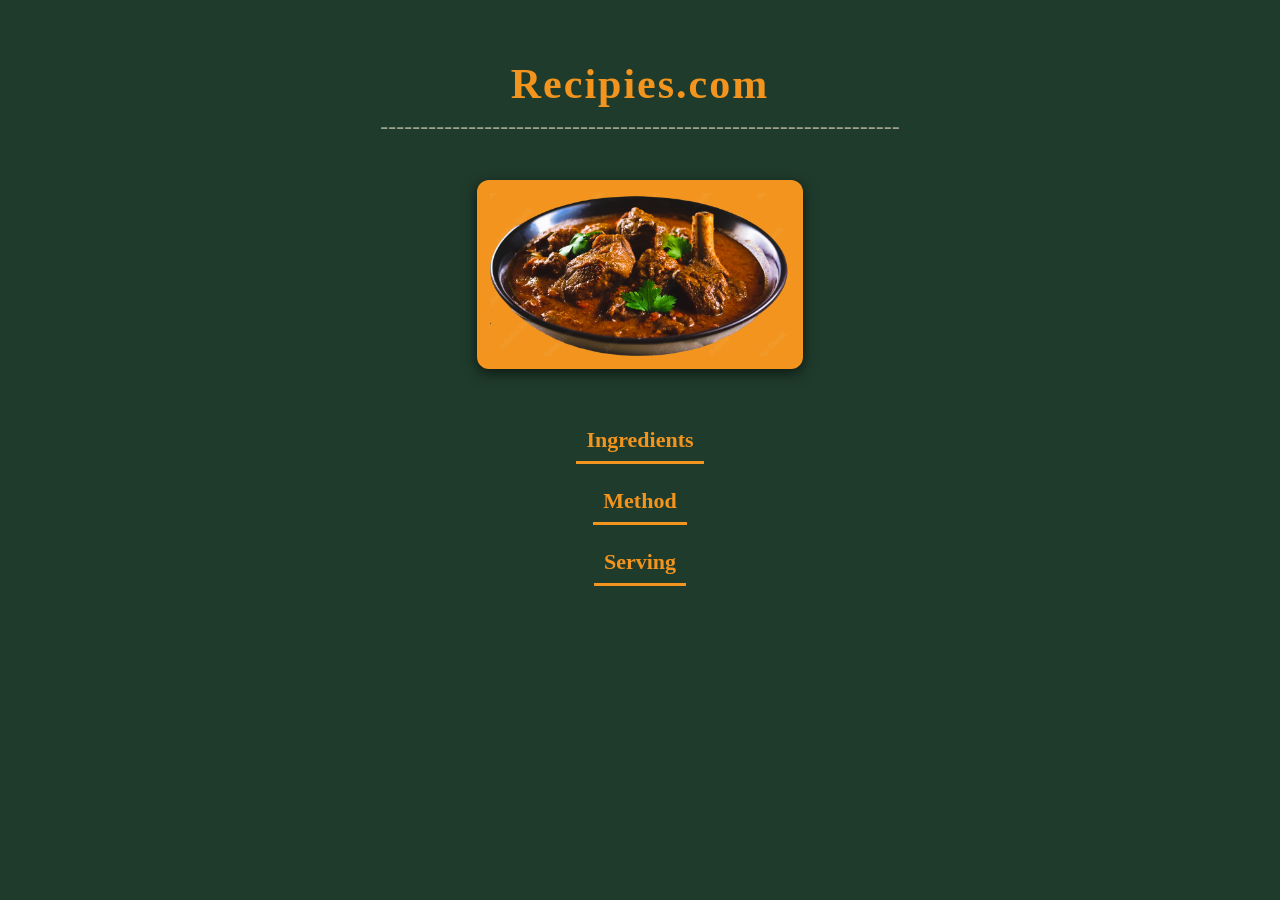
<file: index.html>
<!doctype html>
<html lang="en">
  <head>
    <meta charset="UTF-8" />
    <meta name="viewport" content="width=device-width, initial-scale=1.0" />
    <title>Desi-Style Mutton</title>
    <link rel="stylesheet" href="style.css" />
  </head>
  <body>
    <header>
      <b>
        <h1>Recipies.com</h1>
        <h2>
          -----------------------------------------------------------------
        </h2>
      </b>
    </header>
    <img src="Mutton.png" alt="Mutton curry" width="300" /><br />
    <h1><a href="ingredients.html">Ingredients</a></h1>
    <h1><a href="method.html">Method</a></h1>
    <h1><a href="serving.html">Serving</a></h1>
  </body>
</html>
</file>
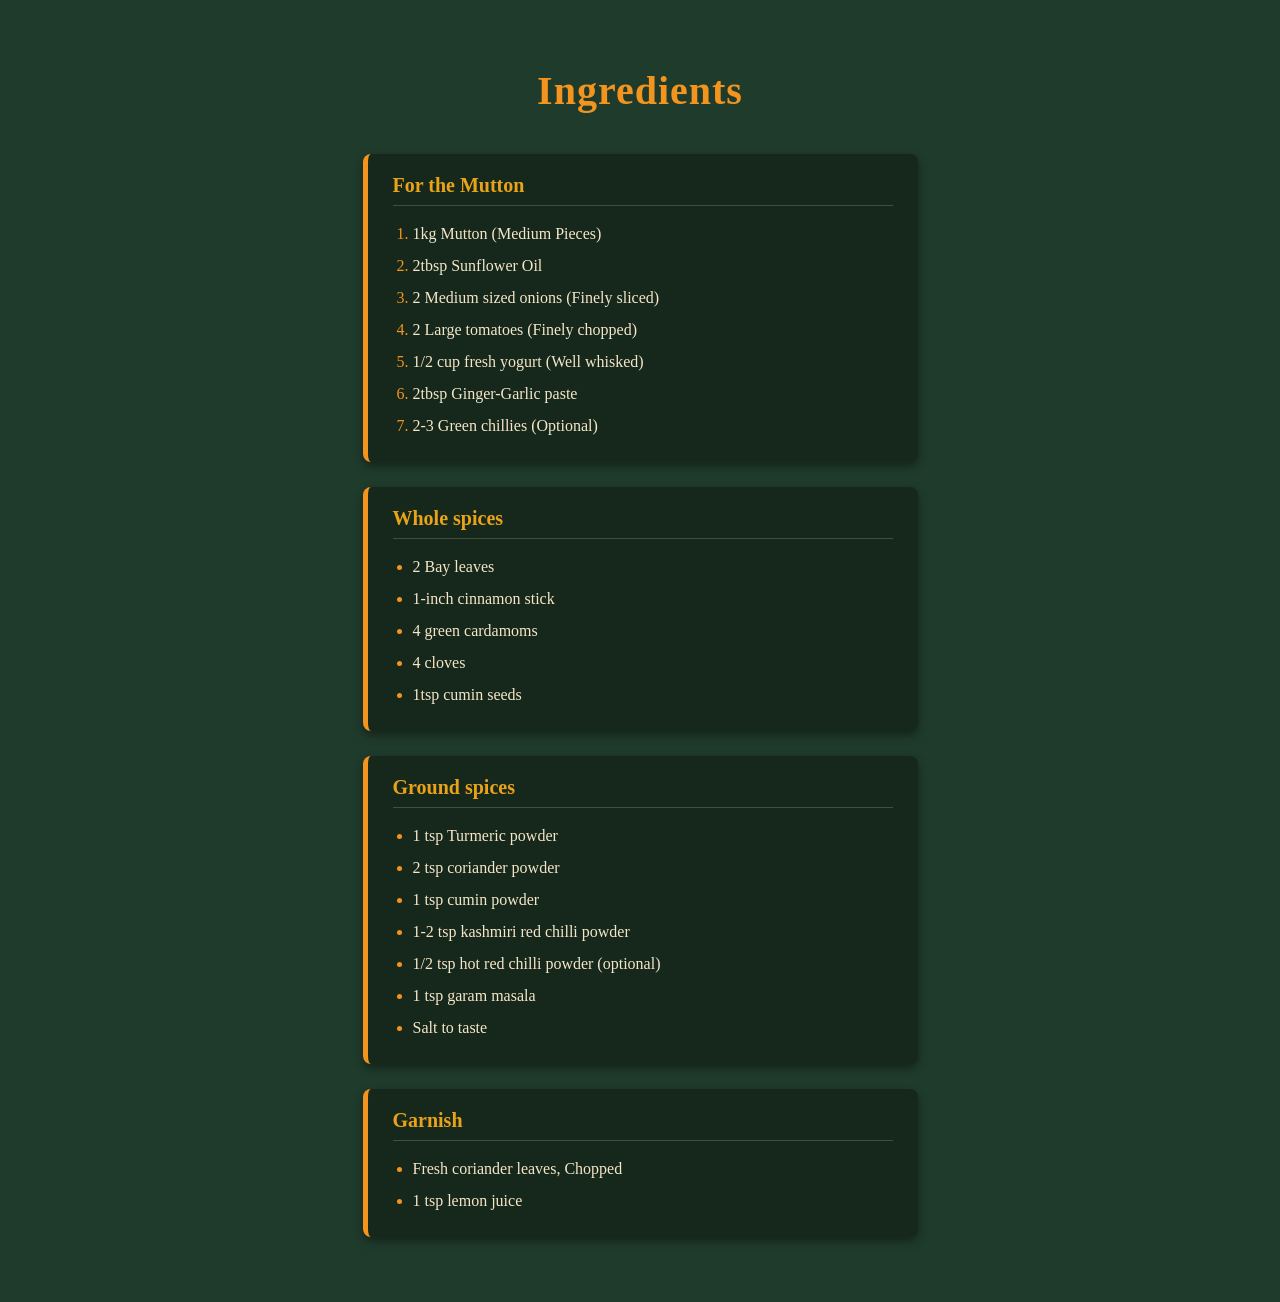
<file: ingredients.html>
<!doctype html>
<html lang="en">
  <head>
    <meta charset="UTF-8" />
    <meta name="viewport" content="width=device-width, initial-scale=1.0" />
    <title>Ingredients</title>
    <link rel="stylesheet" href="ingredients.css" />
  </head>
  <body>
    <h1>Ingredients</h1>
    <span>
      <h3>For the Mutton</h3>
      <ol>
        <li>1kg Mutton (Medium Pieces)</li>
        <li>2tbsp Sunflower Oil</li>
        <li>2 Medium sized onions (Finely sliced)</li>
        <li>2 Large tomatoes (Finely chopped)</li>
        <li>1/2 cup fresh yogurt (Well whisked)</li>
        <li>2tbsp Ginger-Garlic paste</li>
        <li>2-3 Green chillies (Optional)</li>
      </ol>
    </span>
    <span>
      <h3>Whole spices</h3>
      <ul>
        <li>2 Bay leaves</li>
        <li>1-inch cinnamon stick</li>
        <li>4 green cardamoms</li>
        <li>4 cloves</li>
        <li>1tsp cumin seeds</li>
      </ul>
    </span>
    <span>
      <h3>Ground spices</h3>
      <ul>
        <li>1 tsp Turmeric powder</li>
        <li>2 tsp coriander powder</li>
        <li>1 tsp cumin powder</li>
        <li>1-2 tsp kashmiri red chilli powder</li>
        <li>1/2 tsp hot red chilli powder (optional)</li>
        <li>1 tsp garam masala</li>
        <li>Salt to taste</li>
      </ul>
    </span>
    <span>
      <h3>Garnish</h3>
      <ul>
        <li>Fresh coriander leaves, Chopped</li>
        <li>1 tsp lemon juice</li>
      </ul>
    </span>
  </body>
</html>
</file>
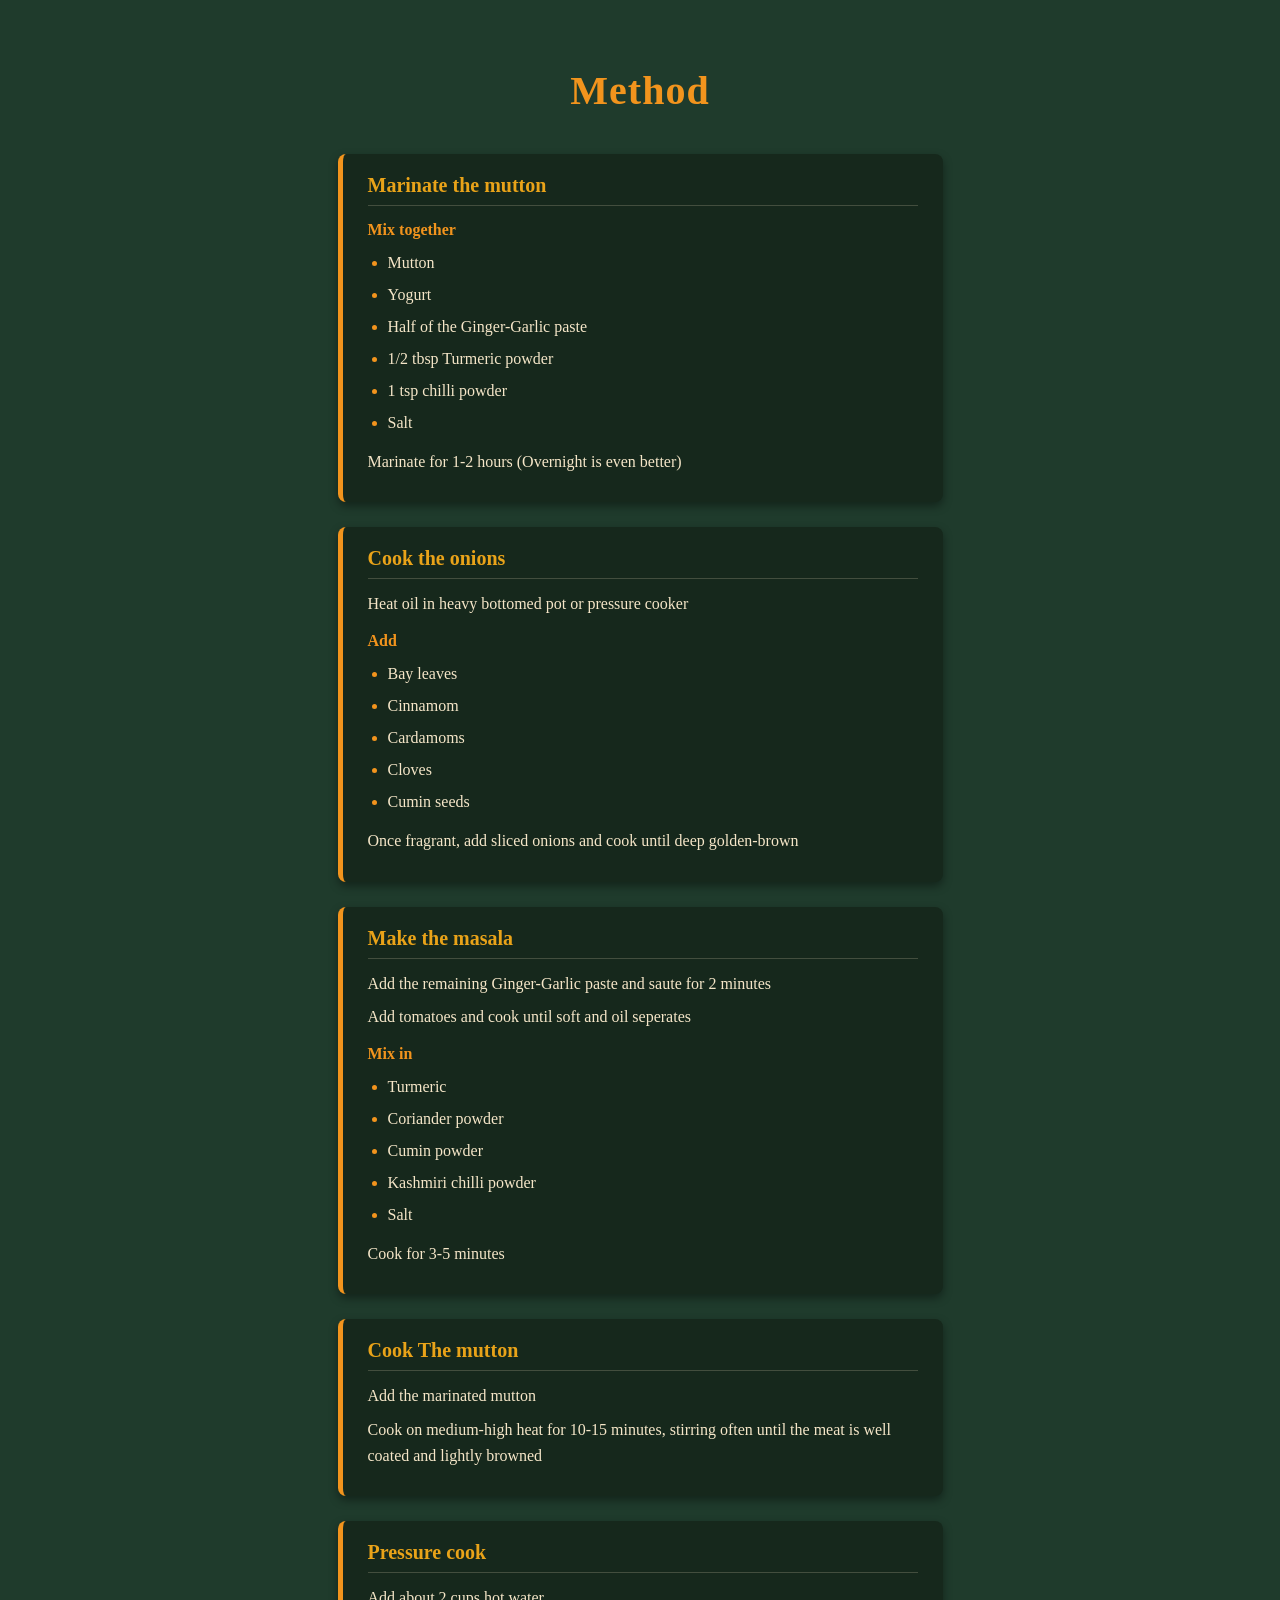
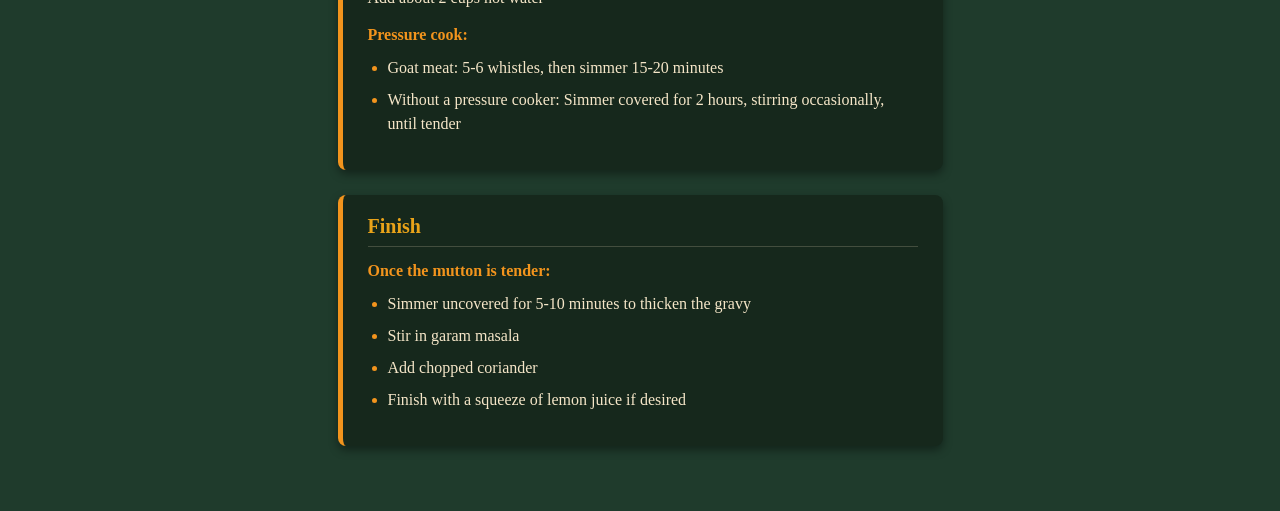
<file: method.html>
<!doctype html>
<html lang="en">
  <head>
    <meta charset="UTF-8" />
    <meta name="viewport" content="width=device-width, initial-scale=1.0" />
    <title>Method</title>
    <link rel="stylesheet" href="method.css" />
  </head>
  <body>
    <h1>Method</h1>
    <span>
      <h3>Marinate the mutton</h3>
      <h4>Mix together</h4>
      <ul>
        <li>Mutton</li>
        <li>Yogurt</li>
        <li>Half of the Ginger-Garlic paste</li>
        <li>1/2 tbsp Turmeric powder</li>
        <li>1 tsp chilli powder</li>
        <li>Salt</li>
      </ul>
      <p>Marinate for 1-2 hours (Overnight is even better)</p>
    </span>
    <span>
      <h3>Cook the onions</h3>
      <p>Heat oil in heavy bottomed pot or pressure cooker</p>
      <h5>Add</h5>
      <ul>
        <li>Bay leaves</li>
        <li>Cinnamom</li>
        <li>Cardamoms</li>
        <li>Cloves</li>
        <li>Cumin seeds</li>
      </ul>
      <p>Once fragrant, add sliced onions and cook until deep golden-brown</p>
    </span>
    <span>
      <h3>Make the masala</h3>
      <p>Add the remaining Ginger-Garlic paste and saute for 2 minutes</p>
      <p>Add tomatoes and cook until soft and oil seperates</p>
      <h4>Mix in</h4>
      <ul>
        <li>Turmeric</li>
        <li>Coriander powder</li>
        <li>Cumin powder</li>
        <li>Kashmiri chilli powder</li>
        <li>Salt</li>
      </ul>
      <p>Cook for 3-5 minutes</p>
    </span>
    <span>
      <h3>Cook The mutton</h3>
      <p>Add the marinated mutton</p>
      <p>
        Cook on medium-high heat for 10-15 minutes, stirring often until the
        meat is well coated and lightly browned
      </p>
    </span>
    <span>
      <h3>Pressure cook</h3>
      <p>Add about 2 cups hot water</p>
      <h4>Pressure cook:</h4>
      <ul>
        <li>Goat meat: 5-6 whistles, then simmer 15-20 minutes</li>
        <li>
          Without a pressure cooker: Simmer covered for 2 hours, stirring
          occasionally, until tender
        </li>
      </ul>
    </span>
    <span>
      <h3>Finish</h3>
      <h4>Once the mutton is tender:</h4>
      <ul>
        <li>Simmer uncovered for 5-10 minutes to thicken the gravy</li>
        <li>Stir in garam masala</li>
        <li>Add chopped coriander</li>
        <li>Finish with a squeeze of lemon juice if desired</li>
      </ul>
    </span>
  </body>
</html>
</file>
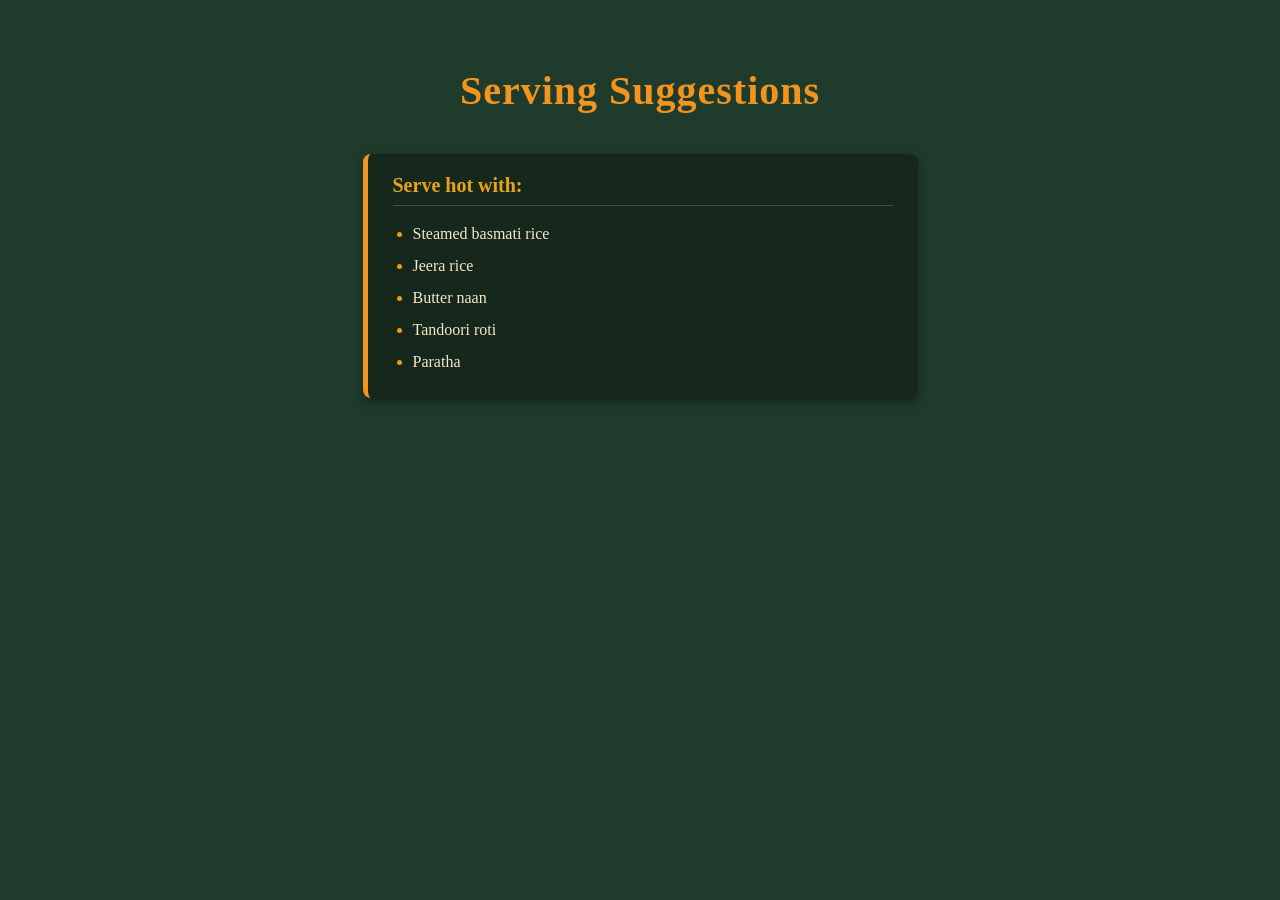
<file: serving.html>
<!doctype html>
<html lang="en">
  <head>
    <meta charset="UTF-8" />
    <meta name="viewport" content="width=device-width, initial-scale=1.0" />
    <title>Serving</title>
    <link rel="stylesheet" href="serving.css" />
  </head>
  <body>
    <h1>Serving Suggestions</h1>
    <span>
      <h3>Serve hot with:</h3>
      <ul>
        <li>Steamed basmati rice</li>
        <li>Jeera rice</li>
        <li>Butter naan</li>
        <li>Tandoori roti</li>
        <li>Paratha</li>
      </ul>
    </span>
  </body>
</html>
</file>
<file: style.css>
/* Desi-Style Mutton — Indian Spice Theme */
header {
  padding: 20px 0;
}

header h1 {
  color: #f2941d; /* marigold orange for the site title */
  font-size: 42px;
  letter-spacing: 2px;
  margin: 0;
}

header h2 {
  color: #f5e6c8; /* cream for the divider line */
  font-weight: normal;
  margin: 5px 0 20px 0;
  opacity: 0.6;
}

body {
  font-family: "Georgia", "Segoe UI", serif;
  background-color: #1f3b2c; /* cardamom green */
  color: #f5e6c8; /* warm cream text for contrast */
  text-align: center;
  margin: 0;
  padding: 40px 20px;
}

img {
  border: 5px solid #f2941d; /* marigold orange border pops on green */
  border-radius: 12px;
  box-shadow: 0 4px 14px rgba(0, 0, 0, 0.6);
  margin-bottom: 30px;
  background-color: #f2941d; /* marigold orange backdrop behind image */
  padding: 8px;
}

h1 {
  margin: 15px 0;
}

h1 a {
  display: inline-block;
  text-decoration: none;
  font-size: 22px;
  color: #f2941d; /* marigold orange text */
  background-color: transparent;
  border-bottom: 3px solid #f2941d;
  padding: 8px 10px;
  transition:
    color 0.3s ease,
    border-color 0.3s ease;
}

h1 a:hover {
  color: #f5e6c8;
  border-color: #f5e6c8;
}
</file>
<file: ingredients.css>
/* Desi-Style Mutton — Ingredients Page */

body {
  font-family: "Georgia", "Segoe UI", serif;
  background-color: #1f3b2c; /* cardamom green */
  color: #f5e6c8; /* warm cream text */
  margin: 0;
  padding: 40px 20px;
}

h1 {
  text-align: center;
  color: #f2941d; /* marigold orange */
  font-size: 40px;
  margin-bottom: 40px;
  letter-spacing: 1px;
}

span {
  display: block;
  background-color: #16281c; /* darker green card */
  border-left: 5px solid #f2941d; /* marigold accent bar */
  border-radius: 8px;
  padding: 20px 25px;
  margin: 0 auto 25px auto;
  max-width: 500px;
  box-shadow: 0 4px 10px rgba(0, 0, 0, 0.4);
}

h3 {
  color: #e9a319; /* turmeric gold */
  margin-top: 0;
  margin-bottom: 12px;
  font-size: 20px;
  border-bottom: 1px solid rgba(245, 230, 200, 0.2);
  padding-bottom: 8px;
}

ol,
ul {
  margin: 0;
  padding-left: 20px;
}

li {
  padding: 4px 0;
  line-height: 1.5;
  font-size: 16px;
}

li::marker {
  color: #f2941d; /* marigold bullet/number */
}
</file>
<file: method.css>
/* Desi-Style Mutton — Method Page */

body {
  font-family: "Georgia", "Segoe UI", serif;
  background-color: #1f3b2c; /* cardamom green */
  color: #f5e6c8; /* warm cream text */
  margin: 0;
  padding: 40px 20px;
}

h1 {
  text-align: center;
  color: #f2941d; /* marigold orange */
  font-size: 40px;
  margin-bottom: 40px;
  letter-spacing: 1px;
}

span {
  display: block;
  background-color: #16281c; /* darker green card */
  border-left: 5px solid #f2941d; /* marigold accent bar */
  border-radius: 8px;
  padding: 20px 25px;
  margin: 0 auto 25px auto;
  max-width: 550px;
  box-shadow: 0 4px 10px rgba(0, 0, 0, 0.4);
}

h3 {
  color: #e9a319; /* turmeric gold */
  margin-top: 0;
  margin-bottom: 12px;
  font-size: 20px;
  border-bottom: 1px solid rgba(245, 230, 200, 0.2);
  padding-bottom: 8px;
}

h4,
h5 {
  color: #f2941d; /* marigold orange for sub-steps */
  margin-top: 15px;
  margin-bottom: 8px;
  font-size: 16px;
}

p {
  line-height: 1.6;
  font-size: 16px;
  margin: 8px 0;
}

ul {
  margin: 0 0 10px 0;
  padding-left: 20px;
}

li {
  padding: 4px 0;
  line-height: 1.5;
  font-size: 16px;
}

li::marker {
  color: #f2941d; /* marigold bullet */
}
</file>
<file: serving.css>
/* Desi-Style Mutton — Serving Page */

body {
  font-family: "Georgia", "Segoe UI", serif;
  background-color: #1f3b2c; /* cardamom green */
  color: #f5e6c8; /* warm cream text */
  margin: 0;
  padding: 40px 20px;
}

h1 {
  text-align: center;
  color: #f2941d; /* marigold orange */
  font-size: 40px;
  margin-bottom: 40px;
  letter-spacing: 1px;
}

span {
  display: block;
  background-color: #16281c; /* darker green card */
  border-left: 5px solid #f2941d; /* marigold accent bar */
  border-radius: 8px;
  padding: 20px 25px;
  margin: 0 auto 25px auto;
  max-width: 500px;
  box-shadow: 0 4px 10px rgba(0, 0, 0, 0.4);
}

h3 {
  color: #e9a319; /* turmeric gold */
  margin-top: 0;
  margin-bottom: 12px;
  font-size: 20px;
  border-bottom: 1px solid rgba(245, 230, 200, 0.2);
  padding-bottom: 8px;
}

ul {
  margin: 0;
  padding-left: 20px;
}

li {
  padding: 4px 0;
  line-height: 1.5;
  font-size: 16px;
}

li::marker {
  color: #f2941d; /* marigold bullet */
}
</file>
